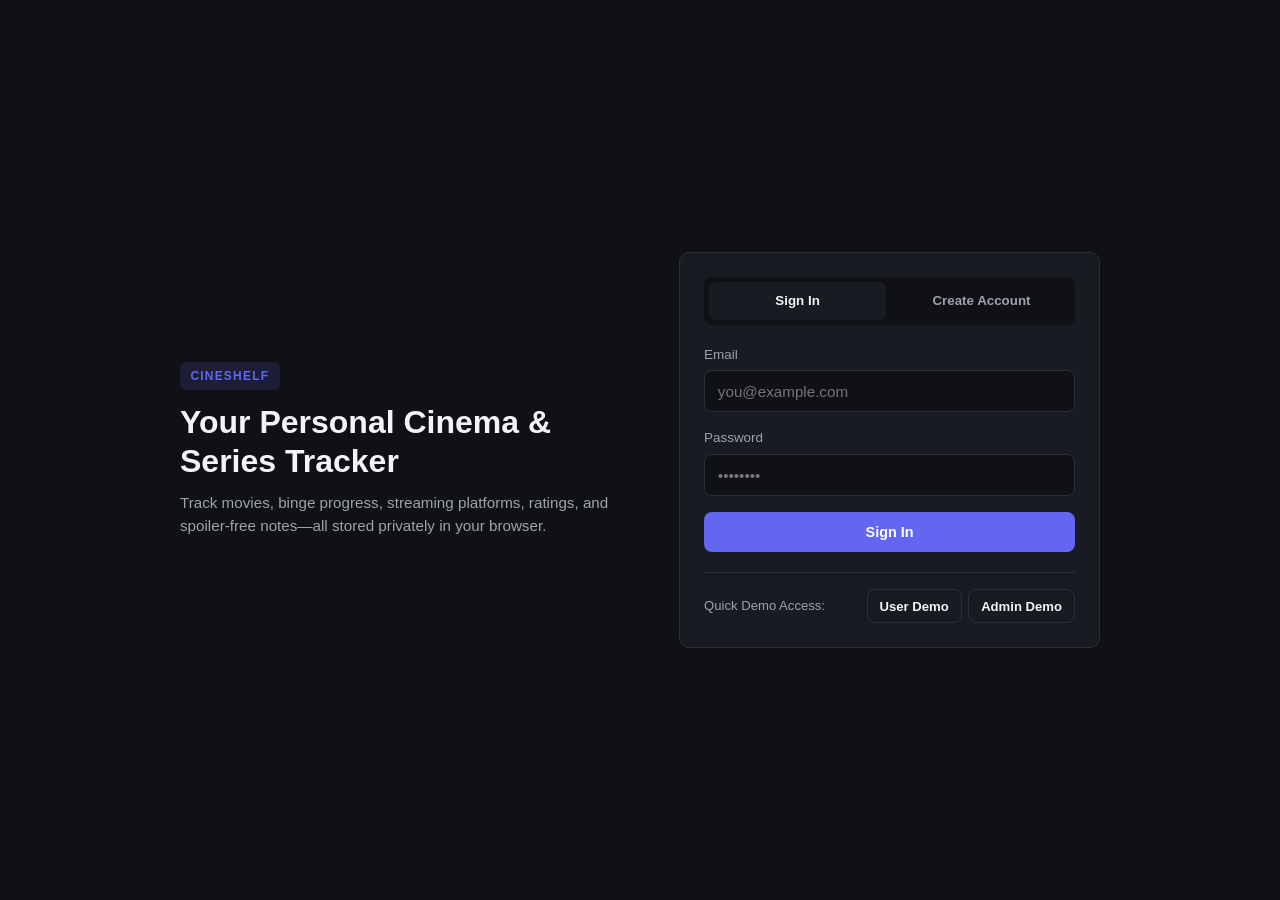
<file: index.html>
<!DOCTYPE html>
<html lang="en">
<head>
  <meta charset="UTF-8" />
  <meta name="viewport" content="width=device-width, initial-scale=1.0" />
  <title>CineShelf — Sign In or Register</title>
  <link rel="stylesheet" href="css/styles.css" />
</head>
<body class="auth-body">
  <main class="auth-container">
    <div class="auth-brand">
      <span class="brand-badge">CINESHELF</span>
      <h1>Your Personal Cinema & Series Tracker</h1>
      <p>Track movies, binge progress, streaming platforms, ratings, and spoiler-free notes—all stored privately in your browser.</p>
    </div>

    <div class="auth-card">
      <div class="auth-tabs">
        <button class="tab-btn active" data-tab="login">Sign In</button>
        <button class="tab-btn" data-tab="register">Create Account</button>
      </div>

      <div id="auth-message" class="alert hidden"></div>

      <!-- Login Form -->
      <form id="login-form" class="auth-form">
        <div class="form-group">
          <label for="login-email">Email</label>
          <input type="text" id="login-email" placeholder="you@example.com" required />
        </div>
        <div class="form-group">
          <label for="login-password">Password</label>
          <input type="password" id="login-password" placeholder="••••••••" required />
        </div>
        <button type="submit" class="btn btn-primary full-width">Sign In</button>

        <div class="demo-box">
          <span>Quick Demo Access:</span>
          <div style="display: flex; gap: 0.4rem;">
            <button type="button" id="demo-login-btn" class="btn btn-ghost btn-sm">
              User Demo
            </button>
            <button type="button" id="admin-login-btn" class="btn btn-ghost btn-sm">
              Admin Demo
            </button>
          </div>
        </div>
      </form>

      <!-- Register Form -->
      <form id="register-form" class="auth-form hidden">
        <div class="form-group">
          <label for="reg-name">Display Name</label>
          <input type="text" id="reg-name" placeholder="Alex Rivera" required />
        </div>
        <div class="form-group">
          <label for="reg-email">Email</label>
          <input type="email" id="reg-email" placeholder="you@example.com" required />
        </div>
        <div class="form-group">
          <label for="reg-password">Password (min. 4 chars)</label>
          <input type="password" id="reg-password" minlength="4" placeholder="••••••••" required />
        </div>
        <button type="submit" class="btn btn-primary full-width">Create Account</button>
      </form>
    </div>
  </main>

  <script src="js/auth.js"></script>
</body>
</html>
</file>
<file: css/styles.css>
:root {
  --bg: #0f1115;
  --surface: #181b22;
  --surface-hover: #20242e;
  --border: #2a2f3d;
  --text: #f3f4f6;
  --muted: #9ca3af;
  --accent: #6366f1;
  --accent-hover: #4f46e5;
  --success: #10b981;
  --warning: #f59e0b;
  --info: #38bdf8;
  --danger: #ef4444;
  --radius: 10px;
}

* {
  box-sizing: border-box;
  margin: 0;
  padding: 0;
}

html, body {
  max-width: 100%;
  overflow-x: hidden;
}

body {
  font-family: -apple-system, BlinkMacSystemFont, "Segoe UI", Roboto, sans-serif;
  background: var(--bg);
  color: var(--text);
  line-height: 1.5;
  -webkit-tap-highlight-color: transparent;
}

.hidden {
  display: none !important;
}

/* ================= NAVBAR ================= */
.navbar {
  display: flex;
  justify-content: space-between;
  align-items: center;
  flex-wrap: wrap;
  gap: 0.75rem 1rem;
  padding: 0.9rem 1.5rem;
  background: var(--surface);
  border-bottom: 1px solid var(--border);
  position: sticky;
  top: 0;
  z-index: 20;
}

.nav-left, .nav-right, .nav-links {
  display: flex;
  align-items: center;
  gap: 1.25rem;
}

.logo {
  font-weight: 800;
  letter-spacing: 0.08em;
  color: var(--text);
  text-decoration: none;
  font-size: 1.1rem;
  white-space: nowrap;
}

.nav-links {
  overflow-x: auto;
  scrollbar-width: none;
}

.nav-links::-webkit-scrollbar {
  display: none;
}

.nav-links a {
  color: var(--muted);
  text-decoration: none;
  font-size: 0.92rem;
  font-weight: 500;
  white-space: nowrap;
  padding: 0.35rem 0;
}

.nav-links a.active, .nav-links a:hover {
  color: var(--text);
}

.user-pill {
  font-size: 0.82rem;
  color: var(--muted);
  background: var(--bg);
  padding: 0.35rem 0.75rem;
  border-radius: 999px;
  border: 1px solid var(--border);
  max-width: 160px;
  overflow: hidden;
  text-overflow: ellipsis;
  white-space: nowrap;
}

/* ================= BUTTONS & INPUTS ================= */
.btn {
  padding: 0.65rem 1.1rem;
  min-height: 40px;
  border-radius: 8px;
  border: 1px solid transparent;
  font-weight: 600;
  font-size: 0.9rem;
  cursor: pointer;
  transition: 0.15s ease;
  display: inline-flex;
  align-items: center;
  justify-content: center;
  gap: 0.4rem;
  white-space: nowrap;
}

.btn-primary {
  background: var(--accent);
  color: #fff;
}

.btn-primary:hover {
  background: var(--accent-hover);
}

.btn-ghost {
  background: transparent;
  border-color: var(--border);
  color: var(--text);
}

.btn-ghost:hover {
  background: var(--surface-hover);
}

.btn-danger {
  background: transparent;
  border-color: rgba(239, 68, 68, 0.35);
  color: var(--danger);
}

.btn-danger:hover {
  background: rgba(239, 68, 68, 0.12);
}

.btn-sm {
  padding: 0.4rem 0.75rem;
  min-height: 34px;
  font-size: 0.82rem;
}

.full-width {
  width: 100%;
}

input, select, textarea {
  width: 100%;
  min-height: 42px;
  padding: 0.65rem 0.8rem;
  background: var(--bg);
  border: 1px solid var(--border);
  border-radius: 8px;
  color: var(--text);
  font-size: 0.95rem;
  font-family: inherit;
}

input:focus, select:focus, textarea:focus {
  outline: none;
  border-color: var(--accent);
}

/* ================= AUTH PAGE ================= */
.auth-body {
  min-height: 100vh;
  display: flex;
  align-items: center;
  justify-content: center;
  padding: 1.5rem 1rem;
}

.auth-container {
  max-width: 920px;
  width: 100%;
  display: grid;
  grid-template-columns: 1.1fr 1fr;
  gap: 2.25rem;
  align-items: center;
}

.brand-badge {
  display: inline-block;
  font-size: 0.75rem;
  font-weight: 800;
  letter-spacing: 0.1em;
  color: var(--accent);
  background: rgba(99, 102, 241, 0.15);
  padding: 0.3rem 0.65rem;
  border-radius: 6px;
  margin-bottom: 0.85rem;
}

.auth-brand h1 {
  font-size: clamp(1.55rem, 4vw, 2rem);
  line-height: 1.2;
  margin-bottom: 0.75rem;
}

.auth-brand p {
  color: var(--muted);
  font-size: 0.95rem;
}

.auth-card {
  background: var(--surface);
  border: 1px solid var(--border);
  border-radius: var(--radius);
  padding: 1.5rem;
}

.auth-tabs {
  display: grid;
  grid-template-columns: 1fr 1fr;
  gap: 0.4rem;
  margin-bottom: 1.25rem;
  background: var(--bg);
  padding: 0.3rem;
  border-radius: 8px;
}

.tab-btn {
  padding: 0.55rem;
  min-height: 38px;
  background: transparent;
  border: none;
  color: var(--muted);
  font-weight: 600;
  border-radius: 6px;
  cursor: pointer;
}

.tab-btn.active {
  background: var(--surface);
  color: var(--text);
}

.form-group {
  margin-bottom: 1rem;
}

.form-group label {
  display: block;
  font-size: 0.84rem;
  color: var(--muted);
  margin-bottom: 0.35rem;
}

.alert {
  padding: 0.65rem 0.85rem;
  border-radius: 8px;
  font-size: 0.85rem;
  margin-bottom: 1rem;
}

.alert.error {
  background: rgba(239, 68, 68, 0.15);
  border: 1px solid rgba(239, 68, 68, 0.4);
  color: #fca5a5;
}

.alert.success {
  background: rgba(16, 185, 129, 0.15);
  border: 1px solid rgba(16, 185, 129, 0.4);
  color: #6ee7b7;
}

.demo-box {
  margin-top: 1.25rem;
  padding-top: 1rem;
  border-top: 1px solid var(--border);
  display: flex;
  justify-content: space-between;
  align-items: center;
  flex-wrap: wrap;
  gap: 0.6rem;
  font-size: 0.82rem;
  color: var(--muted);
}

/* ================= MAIN LAYOUT ================= */
.container {
  max-width: 1180px;
  margin: 0 auto;
  padding: 1.75rem 1.25rem 3rem;
}

.page-header {
  display: flex;
  justify-content: space-between;
  align-items: flex-start;
  flex-wrap: wrap;
  gap: 1rem;
  margin-bottom: 1.5rem;
}

.page-header h1 {
  font-size: clamp(1.4rem, 3.5vw, 1.85rem);
}

.subtitle {
  color: var(--muted);
  font-size: 0.9rem;
  margin-top: 0.25rem;
}

/* ================= FILTERS ================= */
.filter-bar {
  display: grid;
  grid-template-columns: 2fr 1fr 1fr 1fr;
  gap: 0.75rem;
  margin-bottom: 1.5rem;
}

/* ================= FEATURED STRIP ================= */
.panel-header-row {
  display: flex;
  justify-content: space-between;
  align-items: center;
  flex-wrap: wrap;
  gap: 0.75rem;
  margin-bottom: 1rem;
}

.featured-pills {
  display: flex;
  flex-wrap: wrap;
  gap: 0.6rem;
}

.featured-chip {
  display: flex;
  align-items: center;
  justify-content: space-between;
  gap: 0.65rem;
  background: var(--bg);
  border: 1px solid var(--border);
  padding: 0.5rem 0.75rem;
  border-radius: 8px;
  font-size: 0.85rem;
}

/* ================= WATCHLIST GRID & CARDS ================= */
.watchlist-grid {
  display: grid;
  grid-template-columns: repeat(auto-fill, minmax(290px, 1fr));
  gap: 1.1rem;
}

.media-card {
  background: var(--surface);
  border: 1px solid var(--border);
  border-radius: var(--radius);
  padding: 1.15rem;
  display: flex;
  flex-direction: column;
  justify-content: space-between;
  gap: 0.95rem;
}

.card-top {
  display: flex;
  justify-content: space-between;
  align-items: flex-start;
  gap: 0.65rem;
}

.card-title {
  font-size: 1.08rem;
  font-weight: 700;
  word-break: break-word;
}

.tag-row {
  display: flex;
  flex-wrap: wrap;
  gap: 0.4rem;
  margin-top: 0.5rem;
}

.badge {
  font-size: 0.74rem;
  padding: 0.2rem 0.55rem;
  border-radius: 6px;
  font-weight: 600;
  background: var(--bg);
  border: 1px solid var(--border);
  color: var(--muted);
}

.badge.status-Watching { color: var(--info); border-color: rgba(56, 189, 248, 0.35); }
.badge.status-Completed { color: var(--success); border-color: rgba(16, 185, 129, 0.35); }
.badge.status-Plan { color: var(--warning); border-color: rgba(245, 158, 11, 0.35); }

.stars {
  color: var(--warning);
  font-size: 0.92rem;
  letter-spacing: 0.04em;
  white-space: nowrap;
}

/* Progress Counter */
.progress-box {
  background: var(--bg);
  padding: 0.75rem;
  border-radius: 8px;
  border: 1px solid var(--border);
}

.progress-header {
  display: flex;
  justify-content: space-between;
  align-items: center;
  font-size: 0.85rem;
  margin-bottom: 0.45rem;
}

.stepper-btns {
  display: flex;
  gap: 0.45rem;
}

.stepper-btn {
  background: var(--surface);
  border: 1px solid var(--border);
  color: var(--text);
  width: 34px;
  height: 34px;
  border-radius: 6px;
  cursor: pointer;
  font-weight: 700;
  font-size: 1rem;
}

.stepper-btn:hover {
  border-color: var(--accent);
}

.progress-track {
  height: 6px;
  background: var(--surface);
  border-radius: 999px;
  overflow: hidden;
}

.progress-fill {
  height: 100%;
  background: var(--accent);
  transition: width 0.2s ease;
}

.review-note {
  font-size: 0.88rem;
  color: var(--muted);
  font-style: italic;
  border-left: 2px solid var(--border);
  padding-left: 0.65rem;
  word-break: break-word;
}

.card-footer {
  display: flex;
  justify-content: flex-end;
  gap: 0.5rem;
  padding-top: 0.65rem;
  border-top: 1px solid var(--border);
}

/* ================= MODAL ================= */
.modal-backdrop {
  position: fixed;
  inset: 0;
  background: rgba(0, 0, 0, 0.75);
  display: flex;
  align-items: center;
  justify-content: center;
  padding: 1rem;
  z-index: 50;
}

.modal-card {
  background: var(--surface);
  border: 1px solid var(--border);
  border-radius: var(--radius);
  width: 100%;
  max-width: 540px;
  padding: 1.4rem;
  max-height: 90vh;
  overflow-y: auto;
}

.modal-header {
  display: flex;
  justify-content: space-between;
  align-items: center;
  margin-bottom: 1.15rem;
}

.icon-btn {
  background: none;
  border: none;
  color: var(--muted);
  font-size: 1.75rem;
  line-height: 1;
  padding: 0.25rem 0.5rem;
  cursor: pointer;
}

.form-row {
  display: grid;
  grid-template-columns: 1fr 1fr;
  gap: 0.85rem;
}

.form-row.three-col {
  grid-template-columns: 1fr 1fr 1fr;
}

.modal-actions {
  display: flex;
  justify-content: flex-end;
  gap: 0.75rem;
  margin-top: 1rem;
}

/* ================= STATS & ADMIN ================= */
.stats-grid {
  display: grid;
  grid-template-columns: repeat(auto-fit, minmax(160px, 1fr));
  gap: 0.9rem;
  margin-bottom: 1.5rem;
}

.kpi-card, .panel {
  background: var(--surface);
  border: 1px solid var(--border);
  border-radius: var(--radius);
  padding: 1.2rem;
}

.kpi-value {
  font-size: clamp(1.5rem, 4vw, 1.9rem);
  font-weight: 800;
  margin-top: 0.25rem;
}

.two-col-panels {
  display: grid;
  grid-template-columns: 1fr 1fr;
  gap: 1.25rem;
  margin-bottom: 1.5rem;
}

.panel h2 {
  font-size: 1.05rem;
  margin-bottom: 0.85rem;
}

.breakdown-item {
  display: flex;
  justify-content: space-between;
  padding: 0.6rem 0;
  border-bottom: 1px solid var(--border);
  font-size: 0.92rem;
}

.breakdown-item:last-child {
  border-bottom: none;
}

.backup-panel {
  display: flex;
  justify-content: space-between;
  align-items: center;
  gap: 1rem;
  flex-wrap: wrap;
}

.backup-actions {
  display: flex;
  flex-wrap: wrap;
  gap: 0.75rem;
}

.table-wrap {
  width: 100%;
  overflow-x: auto;
}

.data-table {
  width: 100%;
  border-collapse: collapse;
  font-size: 0.9rem;
}

.data-table th,
.data-table td {
  text-align: left;
  padding: 0.75rem 0.65rem;
  border-bottom: 1px solid var(--border);
}

.data-table th {
  color: var(--muted);
  font-weight: 600;
  font-size: 0.78rem;
  text-transform: uppercase;
  letter-spacing: 0.04em;
}

.role-badge {
  font-size: 0.72rem;
  font-weight: 700;
  padding: 0.2rem 0.55rem;
  border-radius: 999px;
  text-transform: uppercase;
}

.role-badge.admin {
  background: rgba(99, 102, 241, 0.2);
  color: #a5b4fc;
  border: 1px solid rgba(99, 102, 241, 0.45);
}

.role-badge.user {
  background: var(--bg);
  color: var(--muted);
  border: 1px solid var(--border);
}

.featured-form-grid {
  display: grid;
  grid-template-columns: 1.5fr 0.9fr 1.1fr 1fr 1.1fr auto;
  gap: 0.6rem;
}

.empty-state {
  grid-column: 1 / -1;
  text-align: center;
  padding: 2.5rem 1rem;
  background: var(--surface);
  border: 1px dashed var(--border);
  border-radius: var(--radius);
  color: var(--muted);
}

/* ================= TABLET BREAKPOINT (<= 900px) ================= */
@media (max-width: 900px) {
  .auth-container {
    grid-template-columns: 1fr;
    max-width: 480px;
    gap: 1.5rem;
  }

  .filter-bar {
    grid-template-columns: 1fr 1fr;
  }

  .featured-form-grid {
    grid-template-columns: 1fr 1fr;
  }

  .two-col-panels {
    grid-template-columns: 1fr;
  }
}

/* ================= MOBILE BREAKPOINT (<= 600px) ================= */
@media (max-width: 600px) {
  /* Prevent iOS Safari input auto-zoom */
  input, select, textarea {
    font-size: 16px;
  }

  /* Two-row mobile navbar */
  .navbar {
    padding: 0.75rem 1rem;
  }

  .nav-left {
    width: 100%;
    justify-content: space-between;
  }

  .nav-right {
    width: 100%;
    justify-content: space-between;
    padding-top: 0.5rem;
    border-top: 1px solid var(--border);
  }

  .container {
    padding: 1.25rem 0.95rem 2.5rem;
  }

  .page-header {
    flex-direction: column;
    align-items: stretch;
  }

  .page-header .btn {
    width: 100%;
  }

  .filter-bar,
  .featured-form-grid,
  .form-row,
  .form-row.three-col {
    grid-template-columns: 1fr;
  }

  .watchlist-grid {
    grid-template-columns: 1fr;
  }

  .featured-chip {
    width: 100%;
  }

  .card-footer .btn,
  .backup-actions,
  .backup-actions .btn,
  .backup-actions .file-label {
    flex: 1;
    width: 100%;
  }

  /* Bottom-sheet modal on mobile */
  .modal-backdrop {
    align-items: flex-end;
    padding: 0;
  }

  .modal-card {
    border-radius: 16px 16px 0 0;
    border-bottom: none;
    max-height: 92vh;
    padding: 1.25rem 1rem 1.75rem;
  }

  .modal-actions {
    flex-direction: column-reverse;
  }

  .modal-actions .btn {
    width: 100%;
  }

  /* Responsive stacked cards for Admin Users table */
  .data-table thead {
    display: none;
  }

  .data-table,
  .data-table tbody,
  .data-table tr,
  .data-table td {
    display: block;
    width: 100%;
  }

  .data-table tr {
    background: var(--bg);
    border: 1px solid var(--border);
    border-radius: 8px;
    padding: 0.75rem;
    margin-bottom: 0.75rem;
  }

  .data-table td {
    display: flex;
    justify-content: space-between;
    align-items: center;
    gap: 0.75rem;
    padding: 0.45rem 0;
    border-bottom: 1px solid var(--border);
    text-align: right;
  }

  .data-table td:last-child {
    border-bottom: none;
    padding-top: 0.65rem;
    justify-content: flex-end;
    flex-wrap: wrap;
  }

  .data-table td::before {
    content: attr(data-label);
    font-size: 0.75rem;
    font-weight: 600;
    text-transform: uppercase;
    color: var(--muted);
    text-align: left;
  }
}

/* ================= MULTI-SEASON PROGRESS ================= */
.seasons-builder {
  background: var(--bg);
  border: 1px solid var(--border);
  border-radius: 8px;
  padding: 0.85rem;
  margin-bottom: 1rem;
}

.seasons-builder-header {
  display: flex;
  justify-content: space-between;
  align-items: center;
  gap: 0.5rem;
  margin-bottom: 0.75rem;
}

.seasons-list {
  display: flex;
  flex-direction: column;
  gap: 0.6rem;
}

.season-editor-row {
  display: grid;
  grid-template-columns: 82px 1fr 1fr auto;
  gap: 0.45rem;
  align-items: center;
  background: var(--surface);
  border: 1px solid var(--border);
  padding: 0.5rem 0.6rem;
  border-radius: 8px;
}

.season-tag {
  font-size: 0.82rem;
  font-weight: 700;
  color: var(--text);
}

.season-editor-row input {
  min-height: 36px;
  padding: 0.35rem 0.5rem;
  font-size: 0.85rem;
}

.overall-progress-label {
  display: flex;
  justify-content: space-between;
  font-size: 0.84rem;
  font-weight: 600;
  margin-bottom: 0.4rem;
}

.season-rows {
  display: flex;
  flex-direction: column;
  gap: 0.5rem;
  margin-top: 0.65rem;
  padding-top: 0.65rem;
  border-top: 1px solid var(--border);
}

.season-row-item {
  display: flex;
  flex-direction: column;
  gap: 0.25rem;
}

.season-row-top {
  display: flex;
  justify-content: space-between;
  align-items: center;
  font-size: 0.78rem;
  color: var(--muted);
}

.season-mini-controls {
  display: flex;
  align-items: center;
  gap: 0.3rem;
}

.stepper-btn.xs {
  width: 24px;
  height: 24px;
  font-size: 0.85rem;
}

.progress-track.sm {
  height: 4px;
}

@media (max-width: 600px) {
  .season-editor-row {
    grid-template-columns: 1fr 1fr;
  }

  .season-tag {
    grid-column: 1 / -1;
  }

  .season-editor-row input {
    font-size: 16px;
  }
}
.filter-bar {
  display: grid;
  grid-template-columns: 1.8fr 1fr 1fr 1fr 1fr;
  gap: 0.75rem;
  margin-bottom: 1.5rem;
}
</file>
